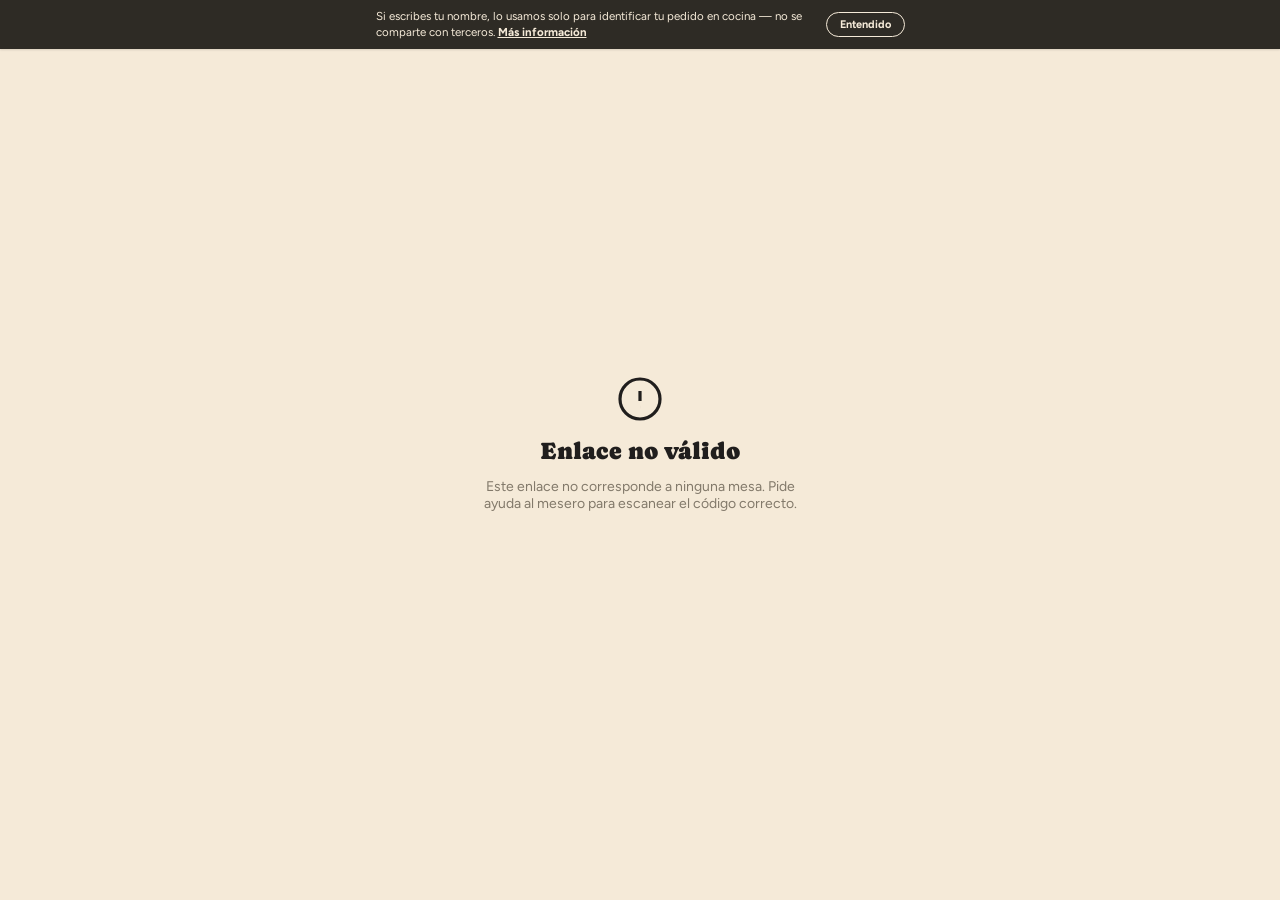
<file: panel-cliente/index.html>
<!doctype html>
<html lang="es-CO">
  <head>
    <meta charset="utf-8" />
    <meta
      name="viewport"
      content="width=device-width, initial-scale=1, viewport-fit=cover" />
    <meta
      name="theme-color"
      content="#b10101" />
    <title>Rodizio · Pedir en la mesa</title>
    <link
      rel="icon"
      type="image/png"
      href="../icons/favicon.png" />
    <link
      rel="preconnect"
      href="https://fonts.googleapis.com" />
    <link
      rel="preconnect"
      href="https://fonts.gstatic.com"
      crossorigin />
    <link
      href="https://fonts.googleapis.com/css2?family=Caprasimo&family=Figtree:wght@400;600;700;800&display=swap"
      rel="stylesheet" />
    <link
      href="https://fonts.googleapis.com/css2?family=Material+Symbols+Outlined:opsz,wght,FILL,GRAD@20,400,0,0&display=block"
      rel="stylesheet" />
    <link
      rel="stylesheet"
      href="../shared/theme.css" />
    <link
      rel="stylesheet"
      href="../shared/ui.css" />
    <link
      rel="stylesheet"
      href="styles.css" />
  </head>
  <body>
    <div id="app"></div>

    <script src="../shared/firebase.js"></script>
    <script src="../shared/util.js"></script>
    <script src="../shared/ui.js"></script>
    <script src="../shared/menu.js"></script>
    <script src="app.js"></script>
  </body>
</html>
</file>
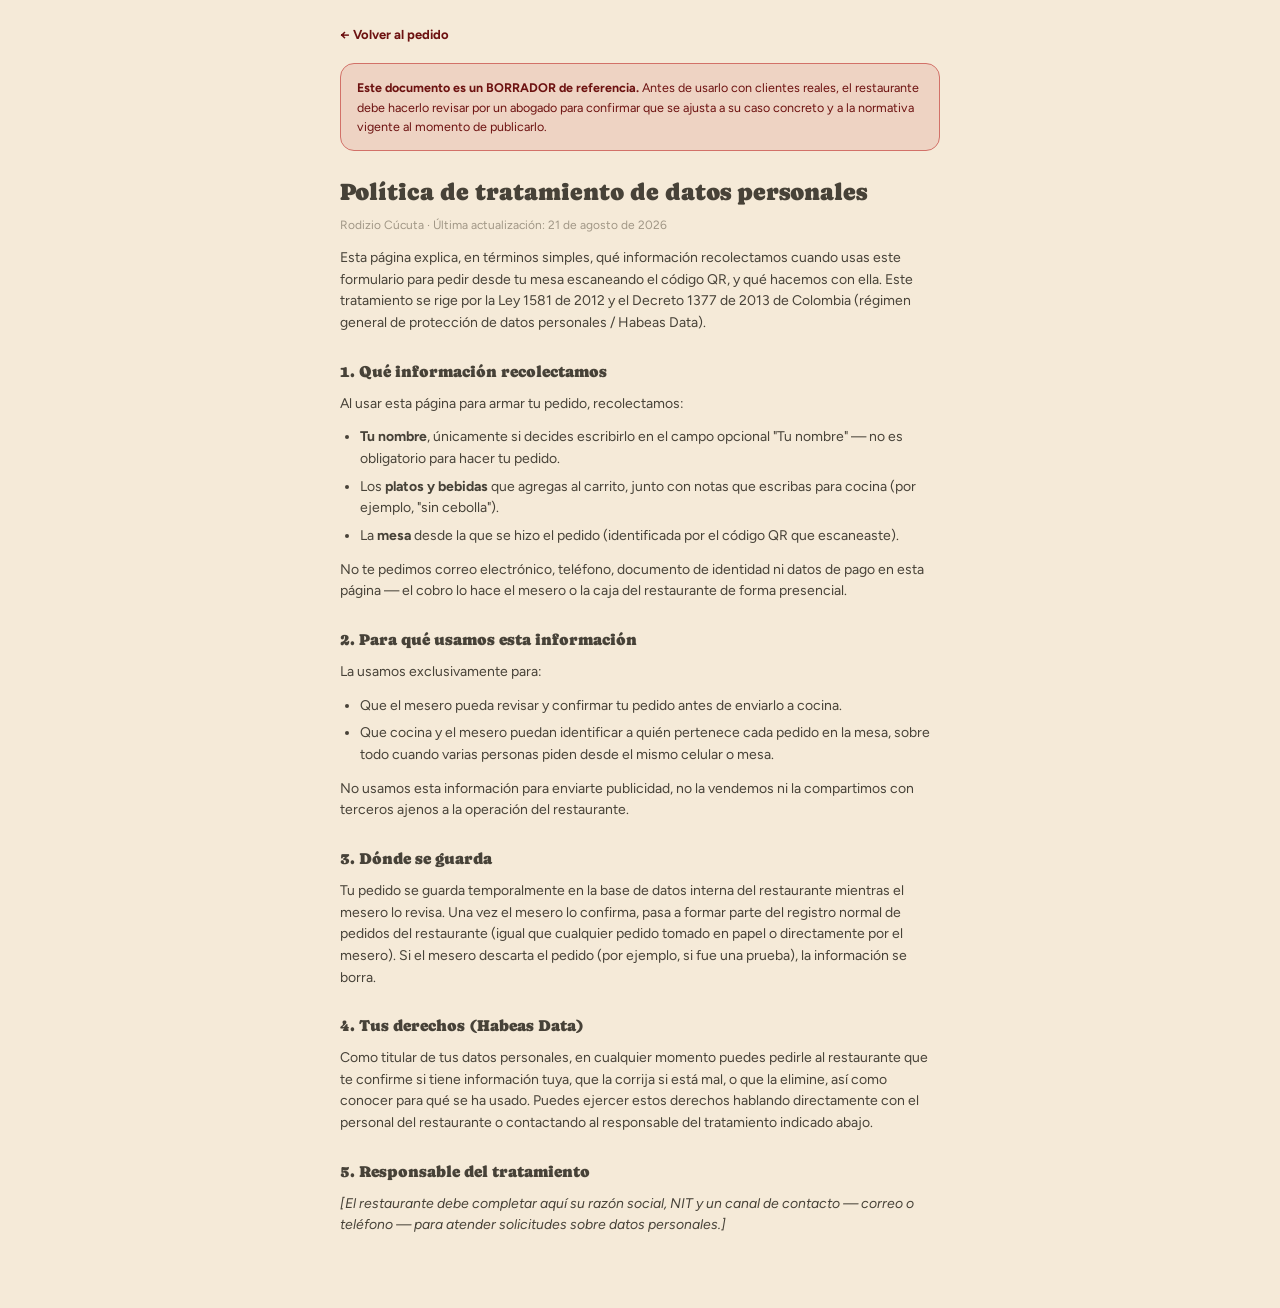
<file: panel-cliente/privacidad.html>
<!doctype html>
<html lang="es-CO">
  <head>
    <meta charset="utf-8" />
    <meta
      name="viewport"
      content="width=device-width, initial-scale=1, viewport-fit=cover, maximum-scale=1" />
    <meta
      name="theme-color"
      content="#b10101" />
    <title>Rodizio · Política de tratamiento de datos</title>
    <link
      rel="icon"
      type="image/png"
      href="../icons/favicon.png" />
    <link
      rel="preconnect"
      href="https://fonts.googleapis.com" />
    <link
      rel="preconnect"
      href="https://fonts.gstatic.com"
      crossorigin />
    <link
      href="https://fonts.googleapis.com/css2?family=Caprasimo&family=Figtree:wght@400;600;700;800&display=swap"
      rel="stylesheet" />
    <link
      rel="stylesheet"
      href="../shared/theme.css" />
    <link
      rel="stylesheet"
      href="../shared/ui.css" />
    <link
      rel="stylesheet"
      href="styles.css" />
  </head>
  <body>
    <div class="legal-page">
      <a class="legal-volver" href="index.html">&larr; Volver al pedido</a>

      <div class="legal-borrador">
        <b>Este documento es un BORRADOR de referencia.</b> Antes de usarlo con clientes reales, el restaurante debe hacerlo revisar por un abogado para confirmar que se ajusta a su caso concreto y a la normativa vigente al momento de publicarlo.
      </div>

      <h1>Política de tratamiento de datos personales</h1>
      <p class="legal-meta">Rodizio Cúcuta · Última actualización: 21 de agosto de 2026</p>

      <p>Esta página explica, en términos simples, qué información recolectamos cuando usas este formulario para pedir desde tu mesa escaneando el código QR, y qué hacemos con ella. Este tratamiento se rige por la Ley 1581 de 2012 y el Decreto 1377 de 2013 de Colombia (régimen general de protección de datos personales / Habeas Data).</p>

      <h2>1. Qué información recolectamos</h2>
      <p>Al usar esta página para armar tu pedido, recolectamos:</p>
      <ul>
        <li><b>Tu nombre</b>, únicamente si decides escribirlo en el campo opcional "Tu nombre" — no es obligatorio para hacer tu pedido.</li>
        <li>Los <b>platos y bebidas</b> que agregas al carrito, junto con notas que escribas para cocina (por ejemplo, "sin cebolla").</li>
        <li>La <b>mesa</b> desde la que se hizo el pedido (identificada por el código QR que escaneaste).</li>
      </ul>
      <p>No te pedimos correo electrónico, teléfono, documento de identidad ni datos de pago en esta página — el cobro lo hace el mesero o la caja del restaurante de forma presencial.</p>

      <h2>2. Para qué usamos esta información</h2>
      <p>La usamos exclusivamente para:</p>
      <ul>
        <li>Que el mesero pueda revisar y confirmar tu pedido antes de enviarlo a cocina.</li>
        <li>Que cocina y el mesero puedan identificar a quién pertenece cada pedido en la mesa, sobre todo cuando varias personas piden desde el mismo celular o mesa.</li>
      </ul>
      <p>No usamos esta información para enviarte publicidad, no la vendemos ni la compartimos con terceros ajenos a la operación del restaurante.</p>

      <h2>3. Dónde se guarda</h2>
      <p>Tu pedido se guarda temporalmente en la base de datos interna del restaurante mientras el mesero lo revisa. Una vez el mesero lo confirma, pasa a formar parte del registro normal de pedidos del restaurante (igual que cualquier pedido tomado en papel o directamente por el mesero). Si el mesero descarta el pedido (por ejemplo, si fue una prueba), la información se borra.</p>

      <h2>4. Tus derechos (Habeas Data)</h2>
      <p>Como titular de tus datos personales, en cualquier momento puedes pedirle al restaurante que te confirme si tiene información tuya, que la corrija si está mal, o que la elimine, así como conocer para qué se ha usado. Puedes ejercer estos derechos hablando directamente con el personal del restaurante o contactando al responsable del tratamiento indicado abajo.</p>

      <h2>5. Responsable del tratamiento</h2>
      <p><i>[El restaurante debe completar aquí su razón social, NIT y un canal de contacto — correo o teléfono — para atender solicitudes sobre datos personales.]</i></p>
    </div>
  </body>
</html>
</file>
<file: shared/theme.css>
/* Rodizio — tokens de diseño y reset base compartidos por todas las apps
   (mesero-app, panel-caja, panel-cocina, panel-cliente, panel-admin).
   Paleta "Rodizio": crema cálido + rojo profundo (del isotipo, #b10101) + salvia
   como color secundario/semántico. Caprasimo (títulos) + Figtree (cuerpo).
   No poner aquí nada específico de una sola app — solo lo 100% común. */
:root {
  --color-bg: #f5ead8;
  --color-surface: #ebddc5;
  --color-text: #201e1d;
  --color-accent: #b10101;
  --color-accent-2: #7a8a5e;
  --color-divider: color-mix(in srgb, #201e1d 16%, transparent);
  --color-neutral-100: #f9f4ed;
  --color-neutral-200: #eee7db;
  --color-neutral-300: #dcd3c4;
  --color-neutral-400: #c0b6a5;
  --color-neutral-500: #a19786;
  --color-neutral-600: #82796a;
  --color-neutral-700: #645c50;
  --color-neutral-800: #474238;
  --color-neutral-900: #2e2b25;
  --color-accent-100: #eed3c3;
  --color-accent-200: #e3ada0;
  --color-accent-300: #d27168;
  --color-accent-500: #a00505;
  --color-accent-600: #8a0b0a;
  --color-accent-700: #6d1211;
  --color-accent-2-100: #f0fae1;
  --color-accent-2-300: #ccdbb2;
  --color-accent-2-500: #8fa073;
  --color-accent-2-600: #728157;
  --color-accent-2-700: #56633f;
  --font-heading: "Caprasimo", system-ui, sans-serif;
  --font-body: "Figtree", system-ui, sans-serif;
  --radius-sm: 8px;
  --radius-md: 16px;
  --radius-lg: 28px;
  --shadow-sm: 0 1px 2px color-mix(in srgb, #2e2b25 14%, transparent);
  --shadow-md: 0 3px 10px color-mix(in srgb, #2e2b25 16%, transparent);
  --shadow-lg: 0 12px 32px color-mix(in srgb, #2e2b25 22%, transparent);
}

* {
  box-sizing: border-box;
  -webkit-tap-highlight-color: transparent
}

html,
body {
  height: 100%;
  min-height: 100dvh;
  overscroll-behavior: none
}

body {
  margin: 0;
  background: var(--color-bg);
  color: var(--color-text);
  font-family: var(--font-body);
  -webkit-font-smoothing: antialiased
}

button {
  font-family: inherit
}
</file>
<file: shared/ui.css>
/* shared/ui.css - Estilos compartidos de interfaz de usuario para todos los paneles */

/* ── Íconos (Google Fonts · Material Symbols Outlined) ──
   El HTML de cada app carga la fuente vía <link> (solo donde se usa, para
   no pagar peso de más). Esta clase base ajusta tamaño/alineado; el nombre
   del ícono va como texto dentro del <span> (ej. "notifications"), tal
   como lo pide la fuente — no es innerHTML ni un emoji. */
.material-symbols-outlined {
  font-variation-settings: "FILL" 0, "wght" 400, "GRAD" 0, "opsz" 20;
  font-size: 18px;
  line-height: 1;
  vertical-align: middle;
  user-select: none;
}

.toast-icon {
  font-size: 16px;
  margin-right: 6px;
  vertical-align: -3px;
}

/* ── Toasts (Notificaciones) ── */
@keyframes rzToast {
  0% { opacity: 0; transform: translate(-50%, 10px); }
  10%, 90% { opacity: 1; transform: translate(-50%, 0); }
  100% { opacity: 0; transform: translate(-50%, 10px); }
}

.toast {
  position: fixed;
  left: 50%;
  bottom: 22px;
  transform: translateX(-50%);
  background: var(--color-neutral-900);
  color: var(--color-bg);
  padding: 12px 20px;
  border-radius: 999px;
  font-size: 13px;
  z-index: 9999;
  box-shadow: var(--shadow-lg);
  animation: rzToast 2.6s ease forwards;
  white-space: nowrap;
  pointer-events: none;
}

/* ── Botones principales (CTA) ── */
.cta {
  width: 100%;
  min-height: 54px;
  border: 0;
  border-radius: 999px;
  font-family: var(--font-heading);
  font-size: 17px;
  background: var(--color-accent);
  color: var(--color-bg);
  cursor: pointer;
  display: flex;
  align-items: center;
  justify-content: center;
  transition: opacity 0.2s;
}

.cta:active {
  opacity: 0.8;
}

.cta:disabled {
  opacity: 0.6;
  cursor: not-allowed;
}

/* ── Botón de instalación PWA ── */
.btn-instalar-pwa {
  display: none;
  align-items: center;
  gap: 6px;
  background: var(--color-accent);
  color: var(--color-bg);
  border: none;
  padding: 6px 14px;
  border-radius: 999px;
  font-size: 13px;
  font-weight: 600;
  cursor: pointer;
  transition: opacity 0.2s;
  box-shadow: var(--shadow-sm);
}

.btn-instalar-pwa svg {
  width: 15px;
  height: 15px;
  flex: none;
}

.btn-instalar-pwa:hover {
  opacity: 0.9;
}

.btn-instalar-pwa:disabled {
  opacity: 0.5;
  cursor: not-allowed;
}

/* ── Ícono de descarga/instalación, reutilizado en instalar PWA y exportar ── */
.icon-download {
  width: 16px;
  height: 16px;
  flex: none;
}

/* ── Spinner de carga ── */
@keyframes rzSpin {
  to { transform: rotate(360deg); }
}

.spinner {
  width: 32px;
  height: 32px;
  border-radius: 50%;
  border: 3px solid color-mix(in srgb, var(--color-accent) 22%, transparent);
  border-top-color: var(--color-accent);
  animation: rzSpin 0.75s linear infinite;
  margin: 14px auto 0;
}

/* ── Pantalla de "verificando sesión" con logo + spinner ── */
.cargando-wrap {
  text-align: center;
  padding: 60px 20px;
}

.cargando-logo {
  width: 56px;
  height: 56px;
  border-radius: 18px;
  margin: 0 auto;
  box-shadow: var(--shadow-md);
  overflow: hidden;
}

.cargando-logo img {
  width: 100%;
  height: 100%;
  display: block;
}

.cargando-texto {
  color: var(--color-neutral-600);
  font-size: 13.5px;
  margin-top: 14px;
}

/* ── Empty States ── */
.empty-state {
  text-align: center;
  padding: 60px 20px;
  color: var(--color-neutral-500);
  display: flex;
  flex-direction: column;
  align-items: center;
  justify-content: center;
}

.empty-state svg {
  width: 48px;
  height: 48px;
  opacity: 0.5;
  margin-bottom: 10px;
}
</file>
<file: panel-cliente/styles.css>
h1,h2,h3,h4{font-family:var(--font-heading);font-weight:400;margin:0}
input{font-family:inherit}
button{cursor:pointer}
@keyframes rzUp{0%{opacity:0;transform:translateY(14px)}100%{opacity:1;transform:translateY(0)}}
@keyframes rzFadeIn{0%{opacity:0;transform:translateY(6px)}100%{opacity:1;transform:translateY(0)}}
@keyframes rzCartBump{0%{transform:translateX(-50%) scale(1)}35%{transform:translateX(-50%) scale(1.05)}100%{transform:translateX(-50%) scale(1)}}
@keyframes rzFloatPlus{0%{opacity:0;transform:translate(-50%,-40%) scale(.6)}18%{opacity:1;transform:translate(-50%,-70%) scale(1.1)}100%{opacity:0;transform:translate(-50%,-160%) scale(1)}}
@keyframes rzDrawerIn{0%{transform:translateY(100%)}100%{transform:translateY(0)}}
@keyframes rzDrawerOut{0%{transform:translateY(0)}100%{transform:translateY(100%)}}
@keyframes rzBackdropIn{0%{opacity:0}100%{opacity:1}}
@keyframes rzBackdropOut{0%{opacity:1}100%{opacity:0}}
@keyframes rzPop{0%{opacity:0;transform:scale(.5)}60%{opacity:1;transform:scale(1.08)}100%{opacity:1;transform:scale(1)}}
@keyframes rzPulse{0%,100%{opacity:1}50%{opacity:.6}}
body{overflow-x:hidden}
#app{max-width:520px;margin:0 auto;min-height:100dvh;position:relative;display:flex;flex-direction:column}

/* ── Aviso de tratamiento de datos (banner superior, una sola vez) ── */
.aviso-datos{position:fixed;top:0;left:0;right:0;z-index:20;display:flex;align-items:center;gap:10px;flex-wrap:wrap;justify-content:center;background:var(--color-neutral-900);color:var(--color-bg);padding:9px 16px;font-size:11.5px;line-height:1.35;box-shadow:var(--shadow-sm);animation:rzFadeIn .25s ease both}
.aviso-datos p{margin:0;max-width:440px}
.aviso-datos a{color:inherit;font-weight:700;text-decoration:underline}
.aviso-datos button{flex:none;border:1px solid var(--color-bg);background:transparent;color:var(--color-bg);border-radius:999px;padding:5px 13px;font-size:11px;font-weight:700}

/* ── Página de política de tratamiento de datos (privacidad.html) ── */
.legal-page{max-width:640px;margin:0 auto;padding:24px 20px 60px;color:var(--color-neutral-800);line-height:1.55;font-size:14px}
.legal-volver{display:inline-block;margin-bottom:18px;color:var(--color-accent-700);font-weight:700;font-size:13px;text-decoration:none}
.legal-borrador{background:var(--color-accent-100);border:1px solid var(--color-accent-300);color:var(--color-accent-700);border-radius:14px;padding:14px 16px;font-size:12.5px;margin-bottom:22px}
.legal-page h1{font-size:24px;margin-bottom:6px}
.legal-meta{color:var(--color-neutral-500);font-size:12px;margin-bottom:22px}
.legal-page h2{font-size:16px;margin:26px 0 8px}
.legal-page ul{margin:0 0 12px;padding-left:20px}
.legal-page li{margin-bottom:6px}
.legal-page p{margin:0 0 12px}

/* ── Encabezado de marca + mesa ── */
.hero{position:relative;padding:22px 18px 46px;background:linear-gradient(160deg, var(--color-accent) 0%, var(--color-accent-600) 100%);color:var(--color-bg);overflow:hidden}
.hero::after{content:"";position:absolute;inset:auto 0 0 0;height:28px;background:var(--color-bg);border-radius:28px 28px 0 0}
.hero-row{position:relative;z-index:1;display:flex;align-items:center;gap:12px}
.hero-logo{width:52px;height:52px;border-radius:16px;box-shadow:var(--shadow-md);overflow:hidden;flex:none;border:2px solid color-mix(in srgb, #fff 35%, transparent)}
.hero-logo img{width:100%;height:100%;display:block}
.hero-text{line-height:1.25}
.hero-text .brand{font-family:var(--font-heading);font-size:20px;display:block;letter-spacing:.01em}
.hero-text .mesa{font-size:12.5px;opacity:.92;display:flex;align-items:center;gap:4px}
.hero-text .mesa .material-symbols-outlined{font-size:14px}
.hero-sub{position:relative;z-index:1;margin-top:14px;font-size:12.5px;opacity:.9;max-width:340px;line-height:1.4}

main{flex:1;padding:0 18px 110px;margin-top:-24px;position:relative;z-index:1}

/* ── Menú ── */
.menu-search-wrap{position:relative;margin-bottom:14px;padding-top:14px}
.menu-search{width:100%;box-sizing:border-box;min-height:48px;padding:0 16px 0 44px;border-radius:999px;border:1px solid var(--color-divider);background:var(--color-neutral-100);font-size:14px;font-family:inherit;color:var(--color-text);outline:none;transition:border-color .2s, box-shadow .2s;box-shadow:var(--shadow-sm)}
.menu-search:focus{border-color:var(--color-accent);box-shadow:0 0 0 3px color-mix(in srgb, var(--color-accent) 16%, transparent)}
.menu-search-icon{position:absolute;left:16px;top:50%;transform:translateY(calc(-50% + 7px));width:18px;height:18px;color:var(--color-neutral-500);pointer-events:none}
.menu-search-clear{position:absolute;right:10px;top:50%;transform:translateY(calc(-50% + 7px));width:28px;height:28px;border-radius:50%;border:none;background:var(--color-neutral-300);color:var(--color-neutral-700);font-size:14px;cursor:pointer;display:flex;align-items:center;justify-content:center}
.cats{display:flex;gap:8px;overflow-x:auto;padding-bottom:10px;margin-bottom:6px}
.cats::-webkit-scrollbar{display:none}
.cat-pill{white-space:nowrap;min-height:40px;padding:0 17px;border-radius:999px;border:1px solid var(--color-divider);background:var(--color-neutral-100);color:var(--color-neutral-700);font-size:13px;font-weight:600;transition:transform .15s}
.cat-pill.on{border-color:var(--color-accent);background:var(--color-accent);color:var(--color-bg);box-shadow:var(--shadow-sm)}
.cat-pill:active{transform:scale(.96)}
.plato-cat{display:inline-block;font-size:10px;font-weight:700;letter-spacing:.02em;text-transform:uppercase;color:var(--color-accent-700);background:var(--color-accent-100);border-radius:999px;padding:3px 10px;margin-bottom:5px}
.plato{display:flex;align-items:center;gap:13px;border-radius:22px;padding:11px 14px 11px 11px;margin-bottom:11px;border:1px solid var(--color-divider);background:var(--color-neutral-100);box-shadow:var(--shadow-sm);animation:rzFadeIn .25s ease both;transition:border-color .15s, background .15s}
.plato.in{border-color:var(--color-accent-300);background:var(--color-accent-100)}
.plato-img{width:84px;height:84px;border-radius:17px;flex:none;overflow:hidden;background:var(--color-neutral-200);display:flex;align-items:center;justify-content:center;box-shadow:inset 0 0 0 1px color-mix(in srgb, #000 6%, transparent)}
.plato-foto{width:100%;height:100%;object-fit:contain;padding:4px;box-sizing:border-box;display:block;opacity:0;transition:opacity .3s ease}
.plato-foto.cargada{opacity:1}
.icon-fallback{display:none;color:var(--color-neutral-500);font-size:28px}
.plato-img.sin-foto .icon-fallback{display:flex}
.plato-info{flex:1;min-width:0}
.plato-info b{font-size:14.5px;display:block;line-height:1.3}
.plato-info small{color:var(--color-neutral-600);font-size:12px;display:-webkit-box;-webkit-line-clamp:2;-webkit-box-orient:vertical;overflow:hidden;margin:3px 0 6px;line-height:1.35}
.plato-info .precio{font-weight:800;font-size:13.5px;color:var(--color-accent-700)}
.ver-detalle{display:inline-flex;margin-top:5px;padding:0;border:0;background:transparent;color:var(--color-accent-700);font:inherit;font-size:11.5px;font-weight:800;text-decoration:underline;text-underline-offset:3px}
.stepper{display:flex;align-items:center;gap:9px;flex:none}
.stepper button{width:32px;height:32px;border-radius:50%;border:1px solid var(--color-divider);background:var(--color-bg);font-size:16px;font-weight:700;line-height:1;transition:transform .1s}
.stepper button:active{transform:scale(.9)}
.stepper button.add{border-color:var(--color-accent);background:var(--color-accent);color:var(--color-bg)}
.stepper .qty{min-width:16px;text-align:center;font-weight:800}

.cart-bar{position:fixed;left:50%;transform:translateX(-50%);bottom:16px;width:calc(100% - 36px);max-width:484px;background:var(--color-accent);color:var(--color-bg);border-radius:999px;padding:13px 20px;display:flex;align-items:center;gap:12px;box-shadow:var(--shadow-lg);z-index:15;border:0;animation:rzUp .22s ease both}
.cart-bar.bump{animation:rzCartBump .32s cubic-bezier(.34,1.56,.64,1)}
.cart-bar b{font-family:var(--font-heading);font-weight:400;font-size:14px}
.cart-bar span{font-size:12px;opacity:.9}
.cart-bar .cta-mini{margin-left:auto;background:var(--color-bg);color:var(--color-accent-700);border-radius:999px;padding:9px 16px;font-size:13px;font-weight:700}

.float-plus{position:fixed;z-index:60;pointer-events:none;font-family:var(--font-heading);font-size:16px;color:var(--color-accent-700);text-shadow:0 1px 0 var(--color-bg);animation:rzFloatPlus .7s ease-out forwards}

/* ── Carrito (drawer) ── */
.backdrop{position:fixed;inset:0;background:rgba(32,30,29,.42);z-index:30;opacity:0;pointer-events:none}
.backdrop.show{opacity:1;pointer-events:auto}
.backdrop.anim-in{animation:rzBackdropIn .28s ease}
.backdrop.anim-out{animation:rzBackdropOut .22s ease}
.drawer{position:fixed;left:0;right:0;bottom:0;z-index:31;background:var(--color-bg);border-radius:26px 26px 0 0;max-height:86dvh;display:flex;flex-direction:column;transform:translateY(100%);box-shadow:var(--shadow-lg)}
.drawer.show{transform:translateY(0)}
.drawer.anim-in{animation:rzDrawerIn .28s cubic-bezier(.32,.72,0,1)}
.drawer.anim-out{animation:rzDrawerOut .22s ease}
.drawer-head{padding:16px 20px 10px;border-bottom:1px solid var(--color-divider);display:flex;align-items:center}
.drawer-head h3{font-size:19px}
.drawer-close{margin-left:auto;width:32px;height:32px;border-radius:50%;border:1px solid var(--color-divider);background:var(--color-neutral-100);display:flex;align-items:center;justify-content:center;color:var(--color-neutral-700)}
.drawer-close .material-symbols-outlined{font-size:18px}
.drawer-body{overflow-y:auto;padding:14px 20px}
.nombre-input{width:100%;box-sizing:border-box;border:1px solid var(--color-divider);background:var(--color-neutral-100);border-radius:12px;padding:11px 14px;font-size:14px;font-weight:600;margin-bottom:14px}
.linea-row{padding:12px 0;border-bottom:1px solid var(--color-divider)}
.linea-top{display:flex;align-items:center;gap:10px}
.linea-top b{flex:1;font-size:14px}
.linea-top .sub{font-weight:700;font-size:13px;color:var(--color-accent-700)}
.nota-input{width:100%;box-sizing:border-box;border:1px solid var(--color-divider);background:var(--color-neutral-100);border-radius:12px;padding:8px 12px;font-size:12.5px;margin-top:8px}
.sug{display:flex;gap:6px;flex-wrap:wrap;margin-top:8px}
.sug button{border-radius:999px;padding:6px 12px;font-size:11.5px;cursor:pointer;border:1px solid var(--color-neutral-300);background:transparent;color:var(--color-neutral-700)}
.sug button.on{border-color:var(--color-accent-2-600);background:var(--color-accent-2-600);color:var(--color-bg)}
.drawer-foot{padding:14px 20px 20px;border-top:1px solid var(--color-divider);display:flex;flex-direction:column;gap:10px}
.drawer-total{display:flex;justify-content:space-between;font-size:15px;font-weight:700}
.drawer-actions{display:flex;gap:10px}
.btn-ghost{flex:1;min-height:50px;border-radius:999px;border:1px solid var(--color-divider);background:transparent;color:var(--color-neutral-700);font-weight:600;font-size:14px}
.btn-send{flex:2;min-height:50px;border-radius:999px;border:0;background:var(--color-accent);color:var(--color-bg);font-family:var(--font-heading);font-size:15.5px}
.btn-send:disabled{animation:rzPulse 1s ease-in-out infinite}

/* ── Detalle legible de producto ── */
.detalle-backdrop{position:fixed;inset:0;background:rgba(32,30,29,.48);z-index:40;animation:rzBackdropIn .2s ease}
.detalle-sheet{position:fixed;left:50%;bottom:0;z-index:41;width:min(100%,520px);max-height:92dvh;box-sizing:border-box;overflow-y:auto;transform:translateX(-50%);padding:22px 22px 30px;background:var(--color-bg);border-radius:26px 26px 0 0;box-shadow:var(--shadow-lg);animation:rzDrawerIn .28s cubic-bezier(.32,.72,0,1)}
.detalle-close{position:absolute;top:14px;right:16px;width:36px;height:36px;border:1px solid var(--color-divider);border-radius:50%;background:rgba(255,255,255,.9);color:var(--color-neutral-700);display:flex;align-items:center;justify-content:center;z-index:1}
.detalle-img{height:min(48vw,240px);min-height:150px;margin:-22px -22px 18px;background:var(--color-neutral-200);display:flex;align-items:center;justify-content:center;overflow:hidden}
.detalle-img img{width:100%;height:100%;object-fit:contain;padding:10px;box-sizing:border-box;display:block}
.detalle-img .icon-fallback{display:none;color:var(--color-neutral-500);font-size:48px}
.detalle-img.sin-foto .icon-fallback{display:flex}
.detalle-cat{display:inline-block;color:var(--color-accent-700);font-size:11px;font-weight:800;letter-spacing:.04em;text-transform:uppercase}
.detalle-sheet h2{font-size:25px;line-height:1.15;margin:6px 44px 10px 0}
.detalle-desc{color:var(--color-neutral-700);font-size:15px;line-height:1.55;margin:0 0 10px}
.detalle-precio{display:block;color:var(--color-accent-700);font-size:17px;margin-bottom:22px}
.detalle-nota{border-top:1px solid var(--color-divider);padding-top:16px}
.detalle-nota h3{font-family:inherit;font-size:14px;margin:0 0 8px}
.detalle-sug{margin:0 0 10px}
.detalle-sug button{font-size:12px;padding:8px 13px}
.detalle-actions{display:flex;align-items:center;justify-content:center;gap:18px;margin-top:18px;font-size:17px;font-weight:800}
.detalle-qty{width:42px;height:42px;border:1px solid var(--color-divider);border-radius:50%;background:var(--color-bg);font-size:21px;line-height:1}
.detalle-qty.add{border-color:var(--color-accent);background:var(--color-accent);color:var(--color-bg)}
.detalle-qty:disabled{opacity:.45}

/* ── Pantalla de confirmación tras enviar ── */
.confirm-wrap{flex:1;display:flex;flex-direction:column;align-items:center;justify-content:center;padding:36px 24px;text-align:center;animation:rzUp .3s ease}
.confirm-logo{width:56px;height:56px;border-radius:17px;box-shadow:var(--shadow-md);overflow:hidden;margin-bottom:18px}
.confirm-logo img{width:100%;height:100%;display:block}
.confirm-icon{width:72px;height:72px;border-radius:50%;background:var(--color-accent-100);color:var(--color-accent-700);display:flex;align-items:center;justify-content:center;margin-bottom:18px;animation:rzPop .5s cubic-bezier(.34,1.56,.64,1) .1s both}
.confirm-icon .material-symbols-outlined{font-size:38px}
.confirm-wrap h2{font-size:22px;margin-bottom:8px}
.confirm-wrap p{color:var(--color-neutral-600);font-size:14px;max-width:340px;line-height:1.5}

.error-wrap{flex:1;display:flex;flex-direction:column;align-items:center;justify-content:center;padding:36px 24px;text-align:center}
.error-wrap p{color:var(--color-neutral-600);font-size:14px;max-width:320px}

@media (min-width:700px){
	.detalle-sheet{bottom:50%;max-height:min(760px,92dvh);border-radius:26px;transform:translate(-50%,50%)}
	.detalle-img{height:260px}
}
</file>
